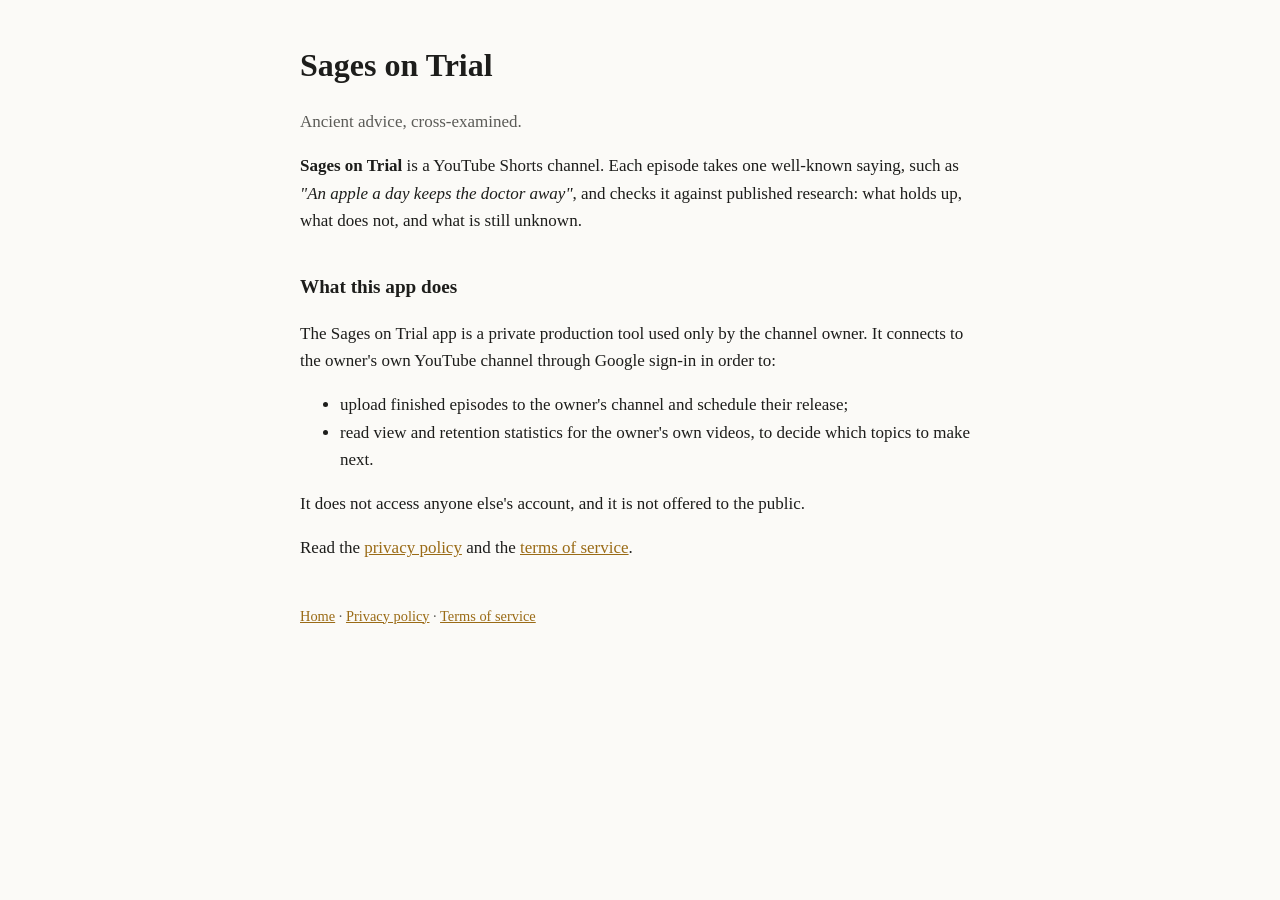
<file: index.html>
<!doctype html><html lang="en"><head><meta charset="utf-8"><meta name="viewport" content="width=device-width,initial-scale=1">
<title>Sages on Trial</title><meta name="description" content="Sages on Trial: short videos that put old sayings on trial against the research."><link rel="stylesheet" href="style.css"></head>
<body><main>
<h1>Sages on Trial</h1>
<p class="muted">Ancient advice, cross-examined.</p>
<p><b>Sages on Trial</b> is a YouTube Shorts channel. Each episode takes one well-known saying, such as <i>"An apple a day keeps the doctor away"</i>, and checks it against published research: what holds up, what does not, and what is still unknown.</p>
<h2>What this app does</h2>
<p>The Sages on Trial app is a private production tool used only by the channel owner. It connects to the owner's own YouTube channel through Google sign-in in order to:</p>
<ul>
<li>upload finished episodes to the owner's channel and schedule their release;</li>
<li>read view and retention statistics for the owner's own videos, to decide which topics to make next.</li>
</ul>
<p>It does not access anyone else's account, and it is not offered to the public.</p>
<p>Read the <a href="privacy.html">privacy policy</a> and the <a href="terms.html">terms of service</a>.</p>
<footer><a href="./">Home</a> · <a href="privacy.html">Privacy policy</a> · <a href="terms.html">Terms of service</a></footer>
</main></body></html>
</file>
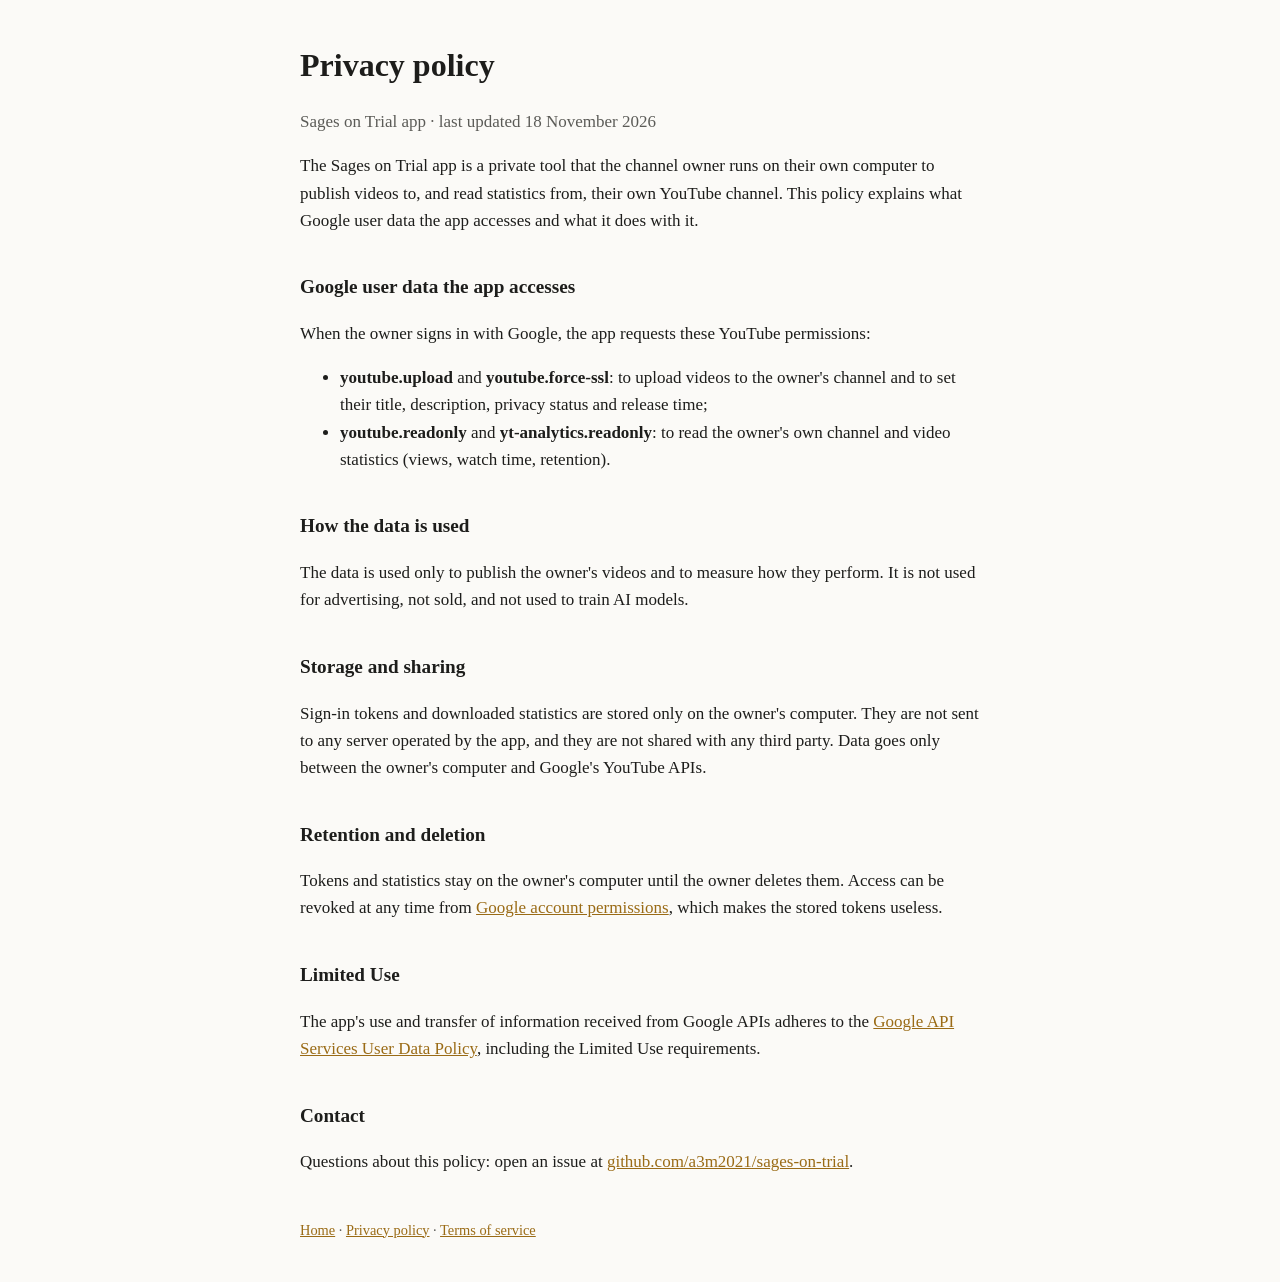
<file: privacy.html>
<!doctype html><html lang="en"><head><meta charset="utf-8"><meta name="viewport" content="width=device-width,initial-scale=1">
<title>Privacy Policy · Sages on Trial</title><link rel="stylesheet" href="style.css"></head>
<body><main>
<h1>Privacy policy</h1>
<p class="muted">Sages on Trial app · last updated 18 November 2026</p>
<p>The Sages on Trial app is a private tool that the channel owner runs on their own computer to publish videos to, and read statistics from, their own YouTube channel. This policy explains what Google user data the app accesses and what it does with it.</p>
<h2>Google user data the app accesses</h2>
<p>When the owner signs in with Google, the app requests these YouTube permissions:</p>
<ul>
<li><b>youtube.upload</b> and <b>youtube.force-ssl</b>: to upload videos to the owner's channel and to set their title, description, privacy status and release time;</li>
<li><b>youtube.readonly</b> and <b>yt-analytics.readonly</b>: to read the owner's own channel and video statistics (views, watch time, retention).</li>
</ul>
<h2>How the data is used</h2>
<p>The data is used only to publish the owner's videos and to measure how they perform. It is not used for advertising, not sold, and not used to train AI models.</p>
<h2>Storage and sharing</h2>
<p>Sign-in tokens and downloaded statistics are stored only on the owner's computer. They are not sent to any server operated by the app, and they are not shared with any third party. Data goes only between the owner's computer and Google's YouTube APIs.</p>
<h2>Retention and deletion</h2>
<p>Tokens and statistics stay on the owner's computer until the owner deletes them. Access can be revoked at any time from <a href="https://myaccount.google.com/permissions">Google account permissions</a>, which makes the stored tokens useless.</p>
<h2>Limited Use</h2>
<p>The app's use and transfer of information received from Google APIs adheres to the <a href="https://developers.google.com/terms/api-services-user-data-policy">Google API Services User Data Policy</a>, including the Limited Use requirements.</p>
<h2>Contact</h2>
<p>Questions about this policy: open an issue at <a href="https://github.com/a3m2021/sages-on-trial/issues">github.com/a3m2021/sages-on-trial</a>.</p>
<footer><a href="./">Home</a> · <a href="privacy.html">Privacy policy</a> · <a href="terms.html">Terms of service</a></footer>
</main></body></html>
</file>
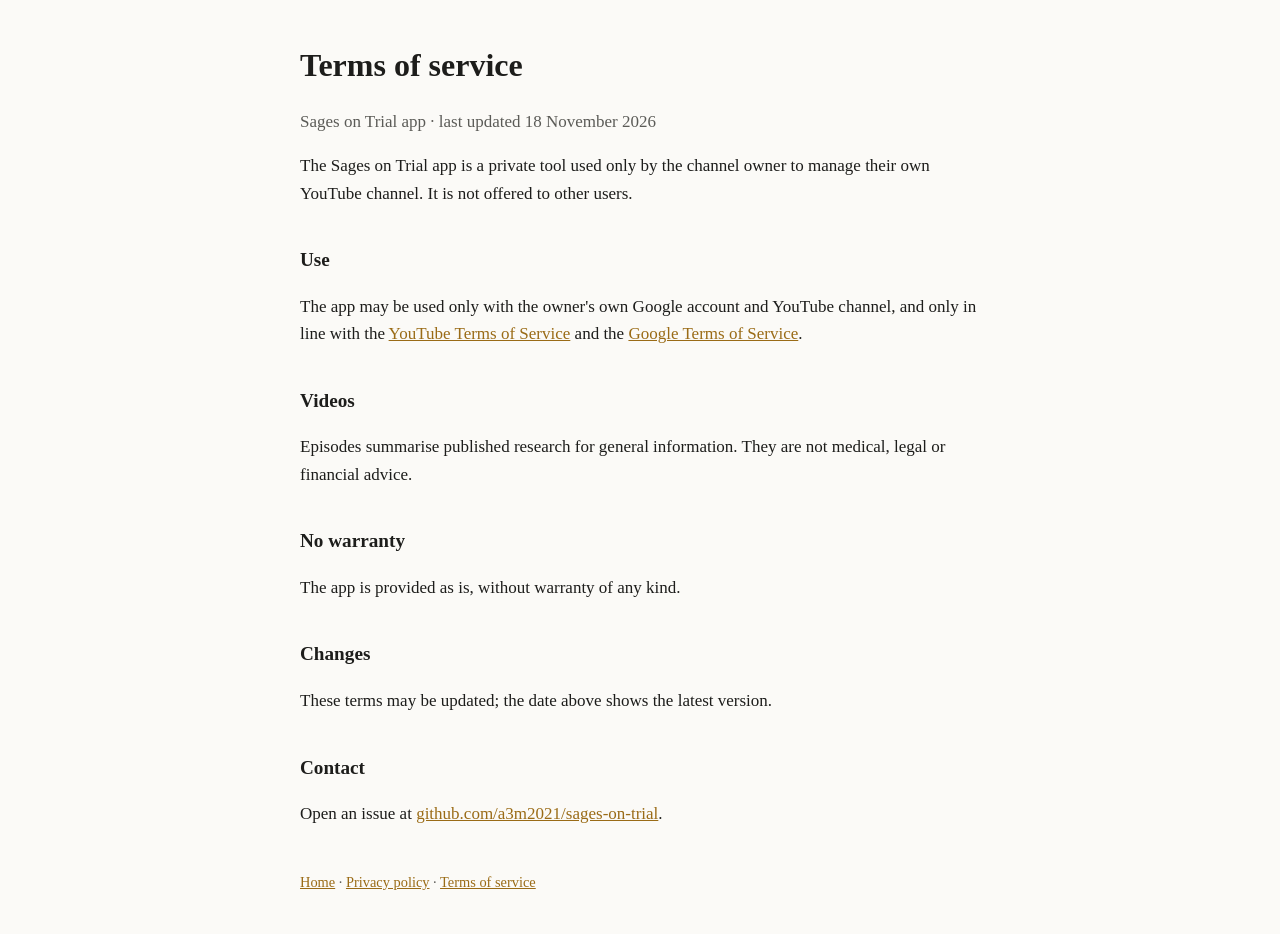
<file: terms.html>
<!doctype html><html lang="en"><head><meta charset="utf-8"><meta name="viewport" content="width=device-width,initial-scale=1">
<title>Terms of Service · Sages on Trial</title><link rel="stylesheet" href="style.css"></head>
<body><main>
<h1>Terms of service</h1>
<p class="muted">Sages on Trial app · last updated 18 November 2026</p>
<p>The Sages on Trial app is a private tool used only by the channel owner to manage their own YouTube channel. It is not offered to other users.</p>
<h2>Use</h2>
<p>The app may be used only with the owner's own Google account and YouTube channel, and only in line with the <a href="https://www.youtube.com/t/terms">YouTube Terms of Service</a> and the <a href="https://policies.google.com/terms">Google Terms of Service</a>.</p>
<h2>Videos</h2>
<p>Episodes summarise published research for general information. They are not medical, legal or financial advice.</p>
<h2>No warranty</h2>
<p>The app is provided as is, without warranty of any kind.</p>
<h2>Changes</h2>
<p>These terms may be updated; the date above shows the latest version.</p>
<h2>Contact</h2>
<p>Open an issue at <a href="https://github.com/a3m2021/sages-on-trial/issues">github.com/a3m2021/sages-on-trial</a>.</p>
<footer><a href="./">Home</a> · <a href="privacy.html">Privacy policy</a> · <a href="terms.html">Terms of service</a></footer>
</main></body></html>
</file>
<file: style.css>
:root{--bg:#fbfaf7;--fg:#1d1d1b;--muted:#5b5b57;--accent:#9a6b16}
@media (prefers-color-scheme:dark){:root{--bg:#161614;--fg:#ecebe6;--muted:#a3a29b;--accent:#e0b04f}}
body{margin:0;background:var(--bg);color:var(--fg);font:17px/1.6 Georgia,serif}
main{max-width:680px;margin:0 auto;padding:40px 16px}
h1{font-size:2rem;margin:0 0 .3em}h2{font-size:1.2rem;margin-top:2em}
a{color:var(--accent)}.muted{color:var(--muted)}footer{margin-top:3em;font-size:.9rem;color:var(--muted)}
</file>
